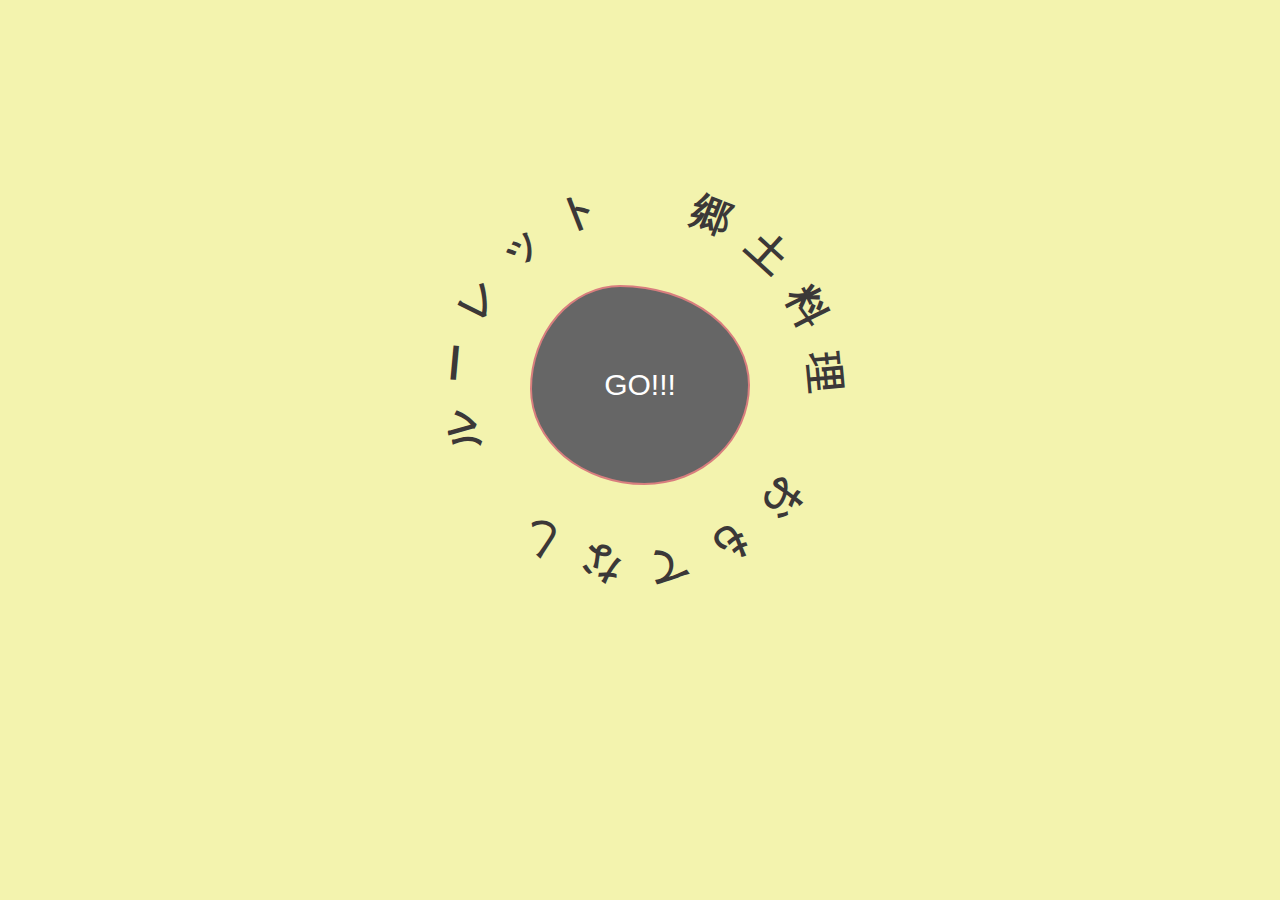
<file: index.html>
<!DOCTYPE html>
<html lang="ja">

<head>
    <meta charset="UTF-8">
    <meta name="viewport" content="width=device-width, initial-scale=1.0">
    <link rel="stylesheet" href="css/style.css">
    <title>郷土料理おもてなしルーレット</title>
</head>

<body class="toppage">
    <div id="cursor"></div>
    <div id="stalker"></div>

    <div class="circle wrapper">
        <div class="top_msg">
            <p class="text">郷土料理&nbsp;おもてなし&nbsp;ルーレット&nbsp;</p>
        </div>
        <a href="roulette.html" class="box zoomIn" id="go">GO!!!</a>
    </div>
</body>

</html>

<script src="https://ajax.googleapis.com/ajax/libs/jquery/3.6.0/jquery.min.js"></script>
<script src="toppage.js"></script>
</file>
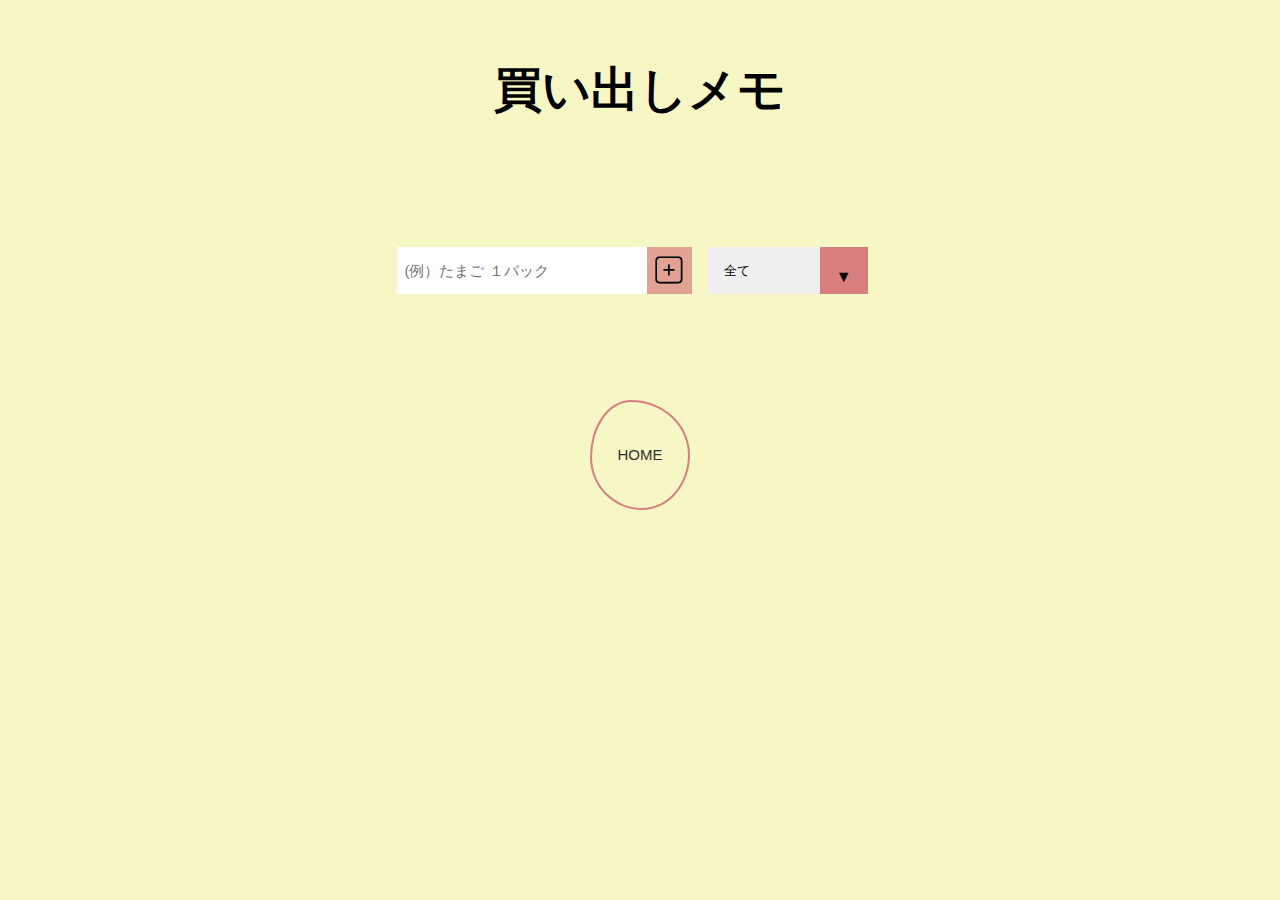
<file: shop.html>
<!DOCTYPE html>
<html lang="ja">

<head>
    <meta charset="UTF-8">
    <meta name="viewport" content="width=device-width, initial-scale=1.0">
    <link rel="stylesheet" href="css/style.css">
    <title>郷土料理おもてなしルーレット</title>
</head>

<body>
    <div id="cursor"></div>
    <div id="stalker"></div>

    <header>
        <h1>買い出しメモ</h1>
    </header>

    <div class="wrap">
        <p class="kaidashi-img" id="kaidashi-img">
        </p>

        <form>
            <input type="text" class="todo-input" placeholder="(例）たまご １パック">
            <a><button class="todo-button" type="submit">
                    <img src="img/plus.png" class="fas fa-plus-square">
                </button></a>
            <div class="select">
                <a><select name="todos" class="filter-todo">
                        <option value="all">全て</option>
                        <option value="completed">完了</option>
                        <option value="uncompleted">まだ</option>
                    </select></a>
            </div>
        </form>

        <div class="todo-container">
            <ul class="todo-list"></ul>
        </div>
    </div>

    <div>
        <a href="index.html" class="back zoomIn" id="back">HOME</a>
    </div>
</body>

<script src="https://ajax.googleapis.com/ajax/libs/jquery/3.6.0/jquery.min.js"></script>
<script src="shop.js"></script>
</file>
<file: css/style.css>
html,
body,
a,
button {
    cursor: none;
}

body {
    font-family: Roboto, "筑紫B丸ゴシック", sans-serif;
    line-height: 1.75;
    font-size: 16px;
    background-color: rgb(243, 243, 174, 0.700);
    cursor: none;
    position: relative;
}

#cursor {
    pointer-events: none;
    position: fixed;
    top: -4px;
    left: -4px;
    width: 8px;
    height: 8px;
    background: rgb(202, 93, 93);
    transform: translate(-100px, -100px);
    border-radius: 50%;
    z-index: 999;
}

#stalker {
    pointer-events: none;
    position: fixed;
    top: -16px;
    left: -16px;
    width: 32px;
    height: 32px;
    background: rgb(216, 126, 126, 0.5);
    border-radius: 50%;
    transform: translate(-100px, -100px);
    transition: transform 0.2s;
    transition-timing-function: ease-out;
    z-index: 998;
}

#stalker.hov_ {
    top: -40px;
    left: -40px;
    width: 80px;
    height: 80px;
    transition: .15s;
    background: rgb(213, 139, 139, 0.5);
}


* {
    padding: 0;
    margin: 0;
    -webkit-box-sizing: border-box;
    -moz-box-sizing: border-box;
    -o-box-sizing: border-box;
    -ms-box-sizing: border-box;
    box-sizing: border-box;
}

/*#cursor {
    transform: translate(0, 0);
    pointer-events: none;
    position: fixed;
    top: -4px;
    left: -4px;
    width: 8px;
    height: 8px;
    background: #ef8989;
    border-radius: 50%;
    z-index: 999;
    transition: width .3s, height .3s, top .3s, left .3s;
}

body:hover {
    top: -12px;
    left: -12px;
    width: 32px;
    height: 32px;
    background: #ef8989;
}*/

/*トップページ*/
/* 拡大 */
.zoomIn {
    animation-name: zoomInAnime;
    animation-duration: 2.0s;
    animation-fill-mode: forwards;
    display: block;
    align-items: center;
    text-align: center;
    justify-content: center;
    width: 200px;
    height: 200px;
    margin: auto;
    border: 2px solid rgb(216, 126, 126);
    border-radius: 41% 59% 48% 52% / 52% 50% 50% 48%;
    font-size: 30px;
    text-decoration: none;
}

@keyframes zoomInAnime {
    from {
        transform: scale(0.6);
    }

    to {
        transform: scale(1);
    }
}

.toppage {
    position: relative;
    background-color: rgb(243, 243, 174);
    font-size: 40px;
}

.box {
    width: 220px;
    padding: 20px;
    background: #666;
    color: #fff;
    display: flex;
    align-items: center;
}

@keyframes fadeOut {
    0% {
        opacity: 1 !important;
        visibility: visible;
    }

    100% {
        opacity: 0 !important;
        visibility: hidden;
    }
}

/*テキスト円形に並べる*/
.circle {
    margin: 150px auto;
    width: 470px;
    height: 470px;
    color: rgb(59, 56, 56);
    display: flex;
    justify-content: center;
    align-items: center;
    border-radius: 50%;
}

.top_msg {
    position: absolute;
    width: 30px;
    height: 30px;
    border-radius: 50%;
    animation: rotateAnim 35s linear infinite;
}

.top_msg:hover {
    animation-play-state: paused;
}

@keyframes rotateAnim {
    0% {
        transform: rotate(0deg);
    }

    50% {
        transform: rotate(180deg);
    }

    100% {
        transform: rotate(360deg);
    }
}

span {
    position: absolute;
    inset: 0;
    font-weight: 700;
}

.zoomCurtainbg {
    display: block;
    content: "";
    position: fixed;
    z-index: 999;
    width: 100%;
    height: 100vh;
    top: 0;
    left: 0;
    transform: scale3d(1);
    background-color: #313131;
    animation-name: zoomIn;
    animation-duration: 1.2s;
    animation-timing-function: ease-in-out;
    animation-fill-mode: forwards;
}

/* zoomIn */
@keyframes zoomIn {
    0% {
        opacity: 0;
        transform: scale3d(0.3, .3, 0.3);
    }

    50% {
        opacity: 1
    }

    90% {
        opacity: 0
    }

    100% {
        opacity: 0
    }
}

.fadeout {
    animation: fadeOut 1s;
    animation-fill-mode: both;
}

@keyframes fadeOut {
    0% {
        opacity: 1;
    }

    100% {
        opacity: 0;
    }
}

#container {
    opacity: 0;
    /*はじめは透過0に*/
}

/*bodyにpageOnクラスがついたら出現*/
body.pageOn #container {
    animation-name: PageAnimeOn;
    animation-duration: 1s;
    animation-delay: 0.8s;
    animation-fill-mode: forwards;
    opacity: 0;
}

@keyframes PageAnimeOn {
    0% {
        opacity: 0;
    }

    100% {
        opacity: 1;
    }
}


/*ルーレットページ*/
.display {
    animation: fadein 2s forwards;
    padding-top: 70px;
    margin: 0 auto;
}

@keyframes fadein {
    0% {
        opacity: 0
    }

    100% {
        opacity: 1
    }
}

.display_main {
    width: auto;
}

.title_text {
    display: flex;
    justify-content: center;
    flex-direction: column;
    text-align: center;
    padding-bottom: 50px;
}

.feeling_title {
    font-size: 30px;
}

.recomend_title {
    font-size: 40px;
}

/* モーダル */
.modal-window {
    display: none;
    position: fixed;
    top: 50%;
    left: 50%;
    transform: translate(-50%, -50%);
    width: 450px;
    height: 500px;
    background-color: #f9e5a9;
    border-radius: 41% 59% 48% 69% / 52% 50% 50% 48%;
    ;
    z-index: 11;
    padding: 2rem;
}

/*.modal {
    display: flex;
    justify-content: center;
    align-items: center;
    flex-direction: column;
}*/

.button-close {
    position: absolute;
    top: 50%;
    left: 50%;
    transform: translate(-50%, 200%);
    width: 150px;
    padding: 1em;
    background-color: #fff;
    border: 2px solid rgb(216, 126, 126);
    border-radius: 30px;
    text-align: center;
    color: black;
    text-decoration: none;
}


.overlay {
    display: none;
    position: fixed;
    top: 0;
    left: 0;
    background-color: rgba(167, 130, 130, 0.5);
    width: 100%;
    height: 100%;
    z-index: 10;
}

/*ルーレットイメージ*/
.roulette {
    display: block;
    width: 300px;
    height: 350px;
    position: relative;
    margin: auto;
}

.center-img {
    display: flex;
    justify-content: center;
    align-items: center;
    height: 310px;
}

.img {
    display: flex;
    justify-content: center;
    align-items: center;
    height: 150px;
}

.cil {
    width: 80px;
    height: 80px;
    background-color: rgba(143, 130, 130, 0.7);
    border-radius: 30%;
    /* 円*/
    line-height: 80px;
    color: #fff;
    text-align: center;
    display: block;
    position: absolute;
}

.c_button {
    margin: auto;
    position: relative;
    display: flex;
    justify-content: center;
    align-items: center;
    padding: 40px 0 25px 0;
}

.button {
    width: 150px;
    height: 50px;
    margin: 20px;
    padding-top: 7.5px;
    border: 2px solid rgb(216, 126, 126);
    border-radius: 0;
    background: #fff;
    text-align: center;
}

.button:hover {
    color: #fff;
    background: rgb(216, 126, 126);
}

.red {
    background-color: rgb(216, 126, 126, 0.8);
    width: 80px;
    height: 80px;
    border-radius: 30%;
    /* 円*/
    line-height: 80px;
    text-align: center;
    display: block;
    position: absolute;
}

.pink {
    background-color: #f3cde9;
    width: 80px;
    height: 80px;
    border-radius: 30%;
    /* 円*/
    line-height: 80px;
    text-align: center;
    display: block;
    position: absolute;
}

.answer_text {
    display: flex;
    justify-content: center;
    flex-direction: column;
    text-align: center;
    padding-bottom: 10px;
    padding-top: 20px;
}

.feeling {
    font-size: 30px;
}

.link {
    font-size: 25px;
}

.recomend {
    font-size: 35px;
}

/*back to HOME*/
.back {
    display: flex;
    color: #313131;
    margin: auto;
    width: 100px;
    height: 110px;
    font-size: 15px;
}

.move_btn{
    display:flex;
    justify-content:center;
    width:400px;
    margin:auto;
}

/*買い出しリスト*/

header {
    font-size: 1.5rem;
}

header,
form {
    min-height: 20vh;
    display: flex;
    justify-content: center;
    align-items: center;
}

form input,
form button {
    padding: 0.5rem;
    font-size: 2rem;
    border: none;
    background: white;
}

form button {
    color: rgb(216, 126, 126);
    background: white;
    transition: all 0.3s ease;
}

form button:hover {
    background: rgb(216, 126, 126);
    color: white;
}

.todo-input {
    height: 47px;
    width: 250px;
    font-size: 15px;
}

.todo-container {
    display: flex;
    justify-content: center;
    align-items: center;
}

.todo-list {
    min-width: 30%;
    list-style: none;
    padding-bottom: 40px;
}

.todo {
    margin: 0.5rem;
    background: white;
    color: black;
    font-size: 1.5rem;
    display: flex;
    justify-content: space-between;
    align-items: center;
    transition: all 0.5s ease;
}

.todo-button {
    background-color: rgb(216, 126, 126, 0.7);
    height: 47px;
}


.todo li {
    flex: 1;
}

.trash-btn,
.complete-btn {
    background: #94cf00;
    color: white;
    border: none;
    padding: 1rem;
    font-size: 1rem;
}

.complete-btn {
    background: #ffc130;
}

.todo-item {
    padding: 0 0.5rem;
}

/* クリックイベント時に個別に反応しないように */
.fa-trash,
.fa-check {
    pointer-events: none;
}

.completed {
    text-decoration: line-through;
    opacity: 0.5;
}

.fall {
    transform: translateY(8rem) rotateZ(20deg);
    opacity: 0;
}

select {
    -webkit-appearance: none;
    -moz-appearance: none;
    appearance: none;
    outline: none;
    border: none;
    width: 10rem;
    padding: 1rem;
    cursor:none;
}

.select {
    margin: 1rem;
    position: relative;
    overflow: hidden;
}

.select::after {
    content: "\25BC";
    background: rgb(216, 126, 126);
    position: absolute;
    top: 0;
    right: 0;
    padding: 1rem;
    pointer-events: none;
    transition: all 0.3s ease;
}

.select:hover::after {
    background: white;
    color: rgb(216, 126, 126);
}

.kaidashi-img {
    display: flex;
    justify-content: center;
    align-items: center;
}

.container {
    position: relative;
    height: 100vh;
    width: 100%;
    overflow: hidden;
}
</file>
